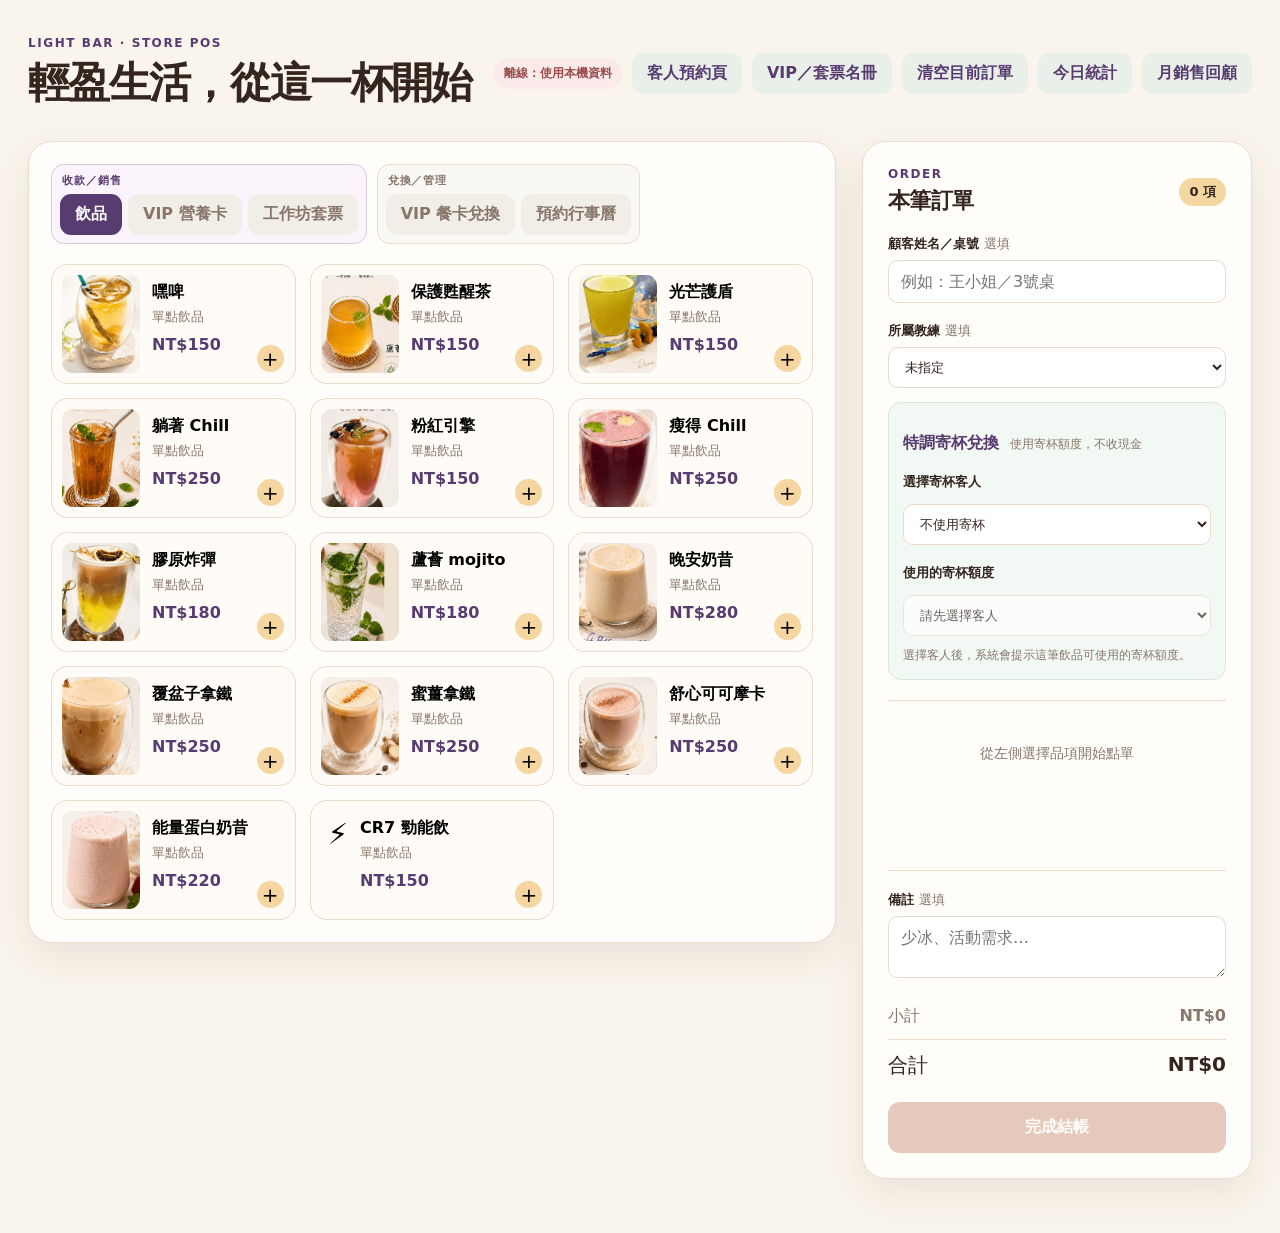
<file: index.html>
<!doctype html>
<html lang="zh-Hant">
  <head>
    <meta charset="UTF-8" />
    <meta name="viewport" content="width=device-width, initial-scale=1.0" />
    <title>店內 POS</title>
    <link rel="stylesheet" href="styles.css?v=20260910-2" />
  </head>
  <body>
    <main class="app-shell">
      <header>
        <div>
          <p class="eyebrow">LIGHT BAR · STORE POS</p>
          <h1>輕盈生活，從這一杯開始</h1>
        </div>
        <div class="header-actions">
          <span id="syncStatus" class="sync-status" aria-live="polite">雲端同步準備中</span>
          <a class="secondary customer-booking-link" href="booking.html" target="_blank" rel="noopener">客人預約頁</a>
          <button id="showMemberships" class="secondary">VIP／套票名冊</button>
          <button id="newOrder" class="secondary">清空目前訂單</button>
          <button id="showReports" class="secondary">今日統計</button>
          <button id="showMonthlyReports" class="secondary">月銷售回顧</button>
        </div>
      </header>

      <section class="pos-layout" aria-label="點單系統">
        <section class="menu-panel">
          <div class="tab-groups" role="tablist">
            <section class="tab-group tab-group-sales" aria-label="收款銷售">
              <span class="tab-group-label">收款／銷售</span>
              <div><button class="tab active" data-category="drink">飲品</button><button class="tab" data-category="card">VIP 營養卡</button><button class="tab" data-category="workshop-card">工作坊套票</button></div>
            </section>
            <section class="tab-group" aria-label="兌換管理">
              <span class="tab-group-label">兌換／管理</span>
              <div><button class="tab" data-category="vip">VIP 餐卡兌換</button><button class="tab" data-category="calendar">預約行事曆</button></div>
            </section>
          </div>
          <div id="menuGrid" class="menu-grid"></div>
        </section>

        <aside class="cart-panel">
          <div class="order-heading">
            <div>
              <p class="eyebrow">ORDER</p>
              <h2>本筆訂單</h2>
            </div>
            <span id="itemCount" class="pill">0 項</span>
          </div>

          <div id="customerField">
            <label class="field-label" for="customerName">顧客姓名／桌號 <span>選填</span></label>
            <input id="customerName" type="text" placeholder="例如：王小姐／3號桌" />
            <label class="field-label" for="saleCoach">所屬教練 <span>選填</span></label>
            <select id="saleCoach">
              <option value="">未指定</option><option>寶莛</option><option>晏玲</option><option>婉馨</option><option>寶筠</option><option>秀瓊</option><option>潔蘭</option><option>宥靜</option><option>素慈／光輝</option>
            </select>
          </div>
          <section id="drinkCreditFields" class="drink-credit-fields hidden" aria-label="特調寄杯兌換">
            <p class="vip-title">特調寄杯兌換 <span>使用寄杯額度，不收現金</span></p>
            <label class="field-label" for="drinkCreditCustomer">選擇寄杯客人</label>
            <select id="drinkCreditCustomer"><option value="">不使用寄杯</option></select>
            <label class="field-label" for="drinkCreditMembership">使用的寄杯額度</label>
            <select id="drinkCreditMembership" disabled><option value="">請先選擇客人</option></select>
            <p id="drinkCreditInfo" class="drink-credit-info">選擇客人後，系統會提示這筆飲品可使用的寄杯額度。</p>
          </section>
          <section id="vipFields" class="vip-fields hidden" aria-label="VIP 餐卡兌換資料">
            <p class="vip-title">VIP 餐卡兌換 <span>本筆不計入營收</span></p>
            <label class="field-label" for="vipMemberPicker">選擇 VIP 會員</label>
            <select id="vipMemberPicker"><option value="">請選擇會員</option></select>
            <label class="field-label" for="vipMembership">使用中的 VIP 卡 <span>輸入會員姓名後可選</span></label>
            <select id="vipMembership"><option value="">手動登記卡別</option></select>
            <p id="vipCoachInfo" class="vip-tea-info hidden"></p>
            <p id="vipTeaInfo" class="vip-tea-info hidden"></p>
            <label class="field-label" for="vipCardType">VIP 餐卡</label>
            <select id="vipCardType"><option value="5">5 格卡</option><option value="15">15 格卡</option></select>
            <label class="field-label">本次使用第幾格</label>
            <div id="gridNumber" class="grid-number"></div>
            <label class="field-label">能量蛋白飲口味 <span>可複選</span></label>
            <div class="choice-grid" data-vip-choice="flavor">
              <button type="button">草莓</button><button type="button">香草</button><button type="button">拿鐵</button><button type="button">巧克力</button><button type="button">巧餅</button><button type="button">芒果</button><button type="button">薄荷巧克力</button><button type="button">豌豆（純素）</button>
            </div>
            <label class="field-label">加強選項 <span>可複選</span></label>
            <div class="choice-grid" data-vip-choice="boost">
              <button type="button">優蛋</button><button type="button">特優</button><button type="button">Beta 葡聚糖</button><button type="button">五倍纖維</button>
            </div>
          </section>

          <div id="bookingFields" class="booking-fields hidden">
            <label class="field-label" for="bookingDate">活動日期</label>
            <input id="bookingDate" type="date" />
            <label class="field-label" for="bookingContact">聯絡方式</label>
            <input id="bookingContact" type="text" placeholder="電話或 LINE" />
          </div>
          <section id="workshopBookingFields" class="booking-fields hidden" aria-label="工作坊預約">
            <p class="vip-title">工作坊預約 <span>使用套票扣 1 次</span></p>
            <label class="field-label" for="workshopMemberPicker">選擇持票會員</label>
            <select id="workshopMemberPicker"><option value="">請選擇會員</option></select>
            <label class="field-label" for="workshopMembership">使用工作坊套票</label>
            <select id="workshopMembership"><option value="">請先選擇會員</option></select>
            <p id="workshopSelected" class="vip-tea-info">請從左側選擇欲預約的課程</p>
          </section>

          <div id="cartItems" class="cart-items"><p class="empty-cart">從左側選擇品項開始點單</p></div>
          <div class="order-note">
            <label class="field-label" for="orderNote">備註 <span>選填</span></label>
            <textarea id="orderNote" rows="2" placeholder="少冰、活動需求…"></textarea>
          </div>
          <div class="totals">
            <div><span>小計</span><strong id="subtotal">NT$0</strong></div>
            <div class="total"><span>合計</span><strong id="total">NT$0</strong></div>
          </div>
          <button id="checkout" class="checkout" disabled>完成結帳</button>
        </aside>
      </section>
    </main>

    <dialog id="reportDialog">
      <div class="dialog-header"><div><p class="eyebrow">DAILY REPORT</p><h2>今日營運統計</h2></div><button class="icon-button" data-close>&times;</button></div>
      <div id="reportContent"></div>
      <div class="dialog-actions"><button id="exportData" class="secondary">匯出今日 CSV</button><button class="primary" data-close>完成</button></div>
    </dialog>

    <dialog id="monthlyReportDialog">
      <div class="dialog-header"><div><p class="eyebrow">MONTHLY REPORT</p><h2>月銷售回顧</h2></div><button class="icon-button" data-close>&times;</button></div>
      <label class="monthly-picker">選擇月份<input id="monthlyReportMonth" type="month" /></label>
      <div id="monthlyReportContent"></div>
      <div class="dialog-actions"><button class="primary" data-close>完成</button></div>
    </dialog>

    <dialog id="orderEditDialog">
      <div class="dialog-header"><div><p class="eyebrow">EDIT ORDER</p><h2>修改今日訂單</h2></div><button class="icon-button" data-close>&times;</button></div>
      <div id="orderEditContent"></div>
      <div class="dialog-actions"><button class="secondary" data-close>取消</button><button id="saveOrderEdit" class="primary">儲存修改</button></div>
    </dialog>

    <dialog id="successDialog">
      <div class="success"><div class="success-mark">✓</div><h2>已完成結帳</h2><p id="successMessage"></p><button class="primary" data-close>開始下一筆</button></div>
    </dialog>

    <dialog id="membershipDialog">
      <div class="dialog-header"><div><p class="eyebrow">MEMBERSHIP</p><h2>VIP／套票名冊</h2></div><button class="icon-button" data-close>&times;</button></div>
      <section class="membership-add">
        <strong>補登既有卡／寄杯 <small>不列入銷售額</small></strong>
        <div class="membership-add-fields"><input id="membershipCustomer" type="text" placeholder="會員姓名" /><select id="membershipKind"><option value="vip-5">VIP 5 格卡</option><option value="vip-15">VIP 15 格卡</option><option value="workshop-1">工作坊單堂票</option><option value="workshop-5">好好生活工作坊五格套票</option><option value="stored-cr7">CR7 勁能飲寄杯（$150）</option><option value="stored-180">特調飲品寄杯（$180）</option><option value="stored-250">特調飲品寄杯（$250）</option></select><input id="membershipRemaining" type="number" min="1" value="5" aria-label="剩餘格數、次數或杯數" /></div>
        <button id="addMembership" class="secondary" type="button">加入名冊</button>
      </section>
      <label class="membership-search">搜尋會員<input id="membershipSearch" type="search" placeholder="輸入姓名、卡別或預約碼" /></label>
      <label class="membership-sort">排序方式<select id="membershipSort"><option value="stroke">姓名筆畫</option><option value="newest">購買日期：新到舊</option><option value="oldest">購買日期：舊到新</option><option value="expiry">使用期限：最早到最晚</option></select></label>
      <div id="membershipContent"></div>
      <div class="dialog-actions"><button class="primary" data-close>完成</button></div>
    </dialog>
    <dialog id="bookingDialog">
      <div class="dialog-header"><div><p class="eyebrow">BOOKING MANAGER</p><h2>管理工作坊預約</h2></div><button class="icon-button" data-close>&times;</button></div>
      <div id="bookingManagerContent"></div>
      <div class="dialog-actions"><button class="primary" data-close>完成</button></div>
    </dialog>
    <dialog id="eventDialog"><div class="dialog-header"><div><p class="eyebrow">NEW WORKSHOP</p><h2>新增課程時間</h2></div><button class="icon-button" data-close>&times;</button></div><label class="field-label">課程名稱<input id="eventTitle" placeholder="例如：伸展瑜伽" /></label><div class="membership-add-fields"><label class="field-label">日期<input id="eventDate" type="date" value="2026-09-01" /></label><label class="field-label">開始時間<input id="eventStart" type="time" value="10:00" /></label><label class="field-label">結束時間<input id="eventEnd" type="time" value="11:00" /></label></div><label class="field-label">可預約名額<input id="eventCapacity" type="number" min="1" value="10" /></label><div class="dialog-actions"><button class="secondary" data-close>取消</button><button id="saveEvent" class="primary">新增到行事曆</button></div></dialog>
    <script src="app.js?v=20260910-1"></script>
  </body>
</html>
</file>
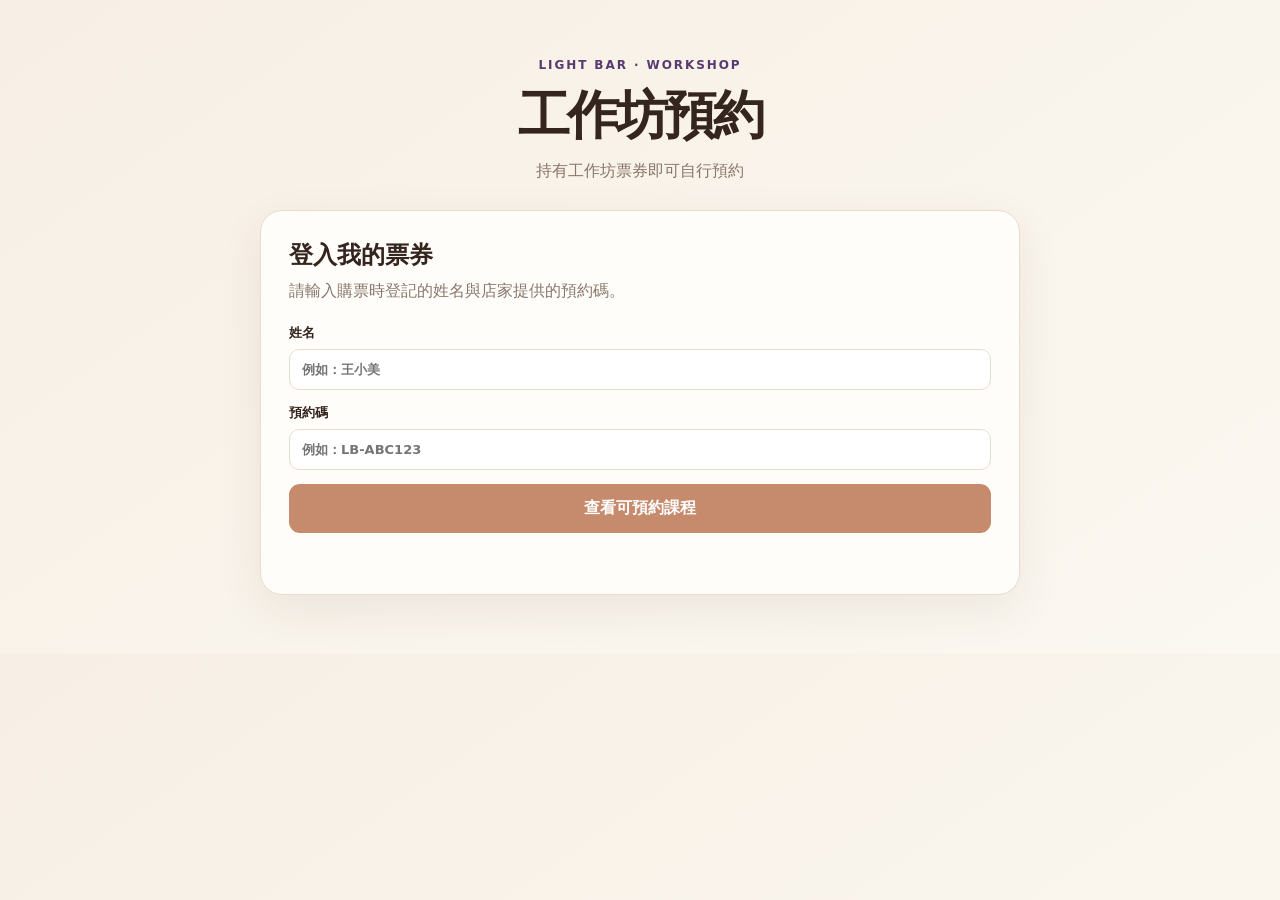
<file: booking.html>
<!doctype html>
<html lang="zh-Hant">
  <head>
    <meta charset="UTF-8" />
    <meta name="viewport" content="width=device-width, initial-scale=1.0" />
    <title>Light Bar｜工作坊預約</title>
    <link rel="stylesheet" href="booking.css" />
  </head>
  <body>
    <main class="booking-shell">
      <section class="booking-hero">
        <p>LIGHT BAR · WORKSHOP</p>
        <h1>工作坊預約</h1>
        <span>持有工作坊票券即可自行預約</span>
      </section>
      <section id="bookingLogin" class="booking-card">
        <h2>登入我的票券</h2>
        <p>請輸入購票時登記的姓名與店家提供的預約碼。</p>
        <label>姓名<input id="memberName" autocomplete="name" placeholder="例如：王小美" /></label>
        <label>預約碼<input id="memberCode" autocapitalize="characters" placeholder="例如：LB-ABC123" /></label>
        <button id="memberLogin">查看可預約課程</button>
        <p id="loginMessage" class="message"></p>
      </section>
      <section id="bookingPortal" class="booking-card hidden">
        <div class="portal-header"><div><p>我的工作坊票券</p><h2 id="memberGreeting"></h2></div><button id="memberLogout" class="text-button">登出</button></div>
        <div id="ticketInfo" class="ticket-info"></div>
        <section id="myBookings" class="my-bookings"></section>
        <div id="bookingCalendarHeading" class="calendar-heading">
          <div><p>選擇想參加的活動</p><h3>2026 年 9 月課程日曆</h3></div>
          <span>點選課程即可預約</span>
        </div>
        <div class="calendar-weekdays" aria-hidden="true"><span>日</span><span>一</span><span>二</span><span>三</span><span>四</span><span>五</span><span>六</span></div>
        <div id="eventCalendar" class="event-calendar"></div>
        <p id="portalMessage" class="message"></p>
      </section>
    </main>
    <div id="bookingNotice" class="booking-notice" role="status" aria-live="polite"></div>
    <script src="booking.js"></script>
  </body>
</html>
</file>
<file: styles.css>
:root { --ink:#34251f; --muted:#88766b; --cream:#faf5ec; --card:#fffdf9; --line:#eadbca; --green:#583b70; --lime:#f5d6a0; --orange:#c68a6d; --shadow:0 15px 40px rgba(72,47,33,.09); }
* { box-sizing:border-box; } body { margin:0; color:var(--ink); background:var(--cream); font-family:ui-rounded, "Noto Sans TC", system-ui, sans-serif; }
button,input,textarea { font:inherit; } button { cursor:pointer; border:0; } .app-shell { max-width:1320px; margin:auto; padding:36px 28px 54px; }
header,.order-heading,.dialog-header,.dialog-actions { display:flex; align-items:center; justify-content:space-between; gap:16px; } h1,h2,p { margin:0; } h1 { font-size:clamp(28px,4vw,42px); letter-spacing:-.04em; } h2 { font-size:22px; letter-spacing:-.03em; } .eyebrow { color:var(--green); font-size:12px; font-weight:800; letter-spacing:.13em; margin-bottom:5px; } .header-actions { display:flex; gap:10px; }.customer-booking-link { display:inline-block; text-decoration:none; }.sync-status { align-self:center; padding:7px 10px; color:#755761; background:#f7edf0; border-radius:99px; font-size:12px; font-weight:800; white-space:nowrap; }.sync-status[data-state="ok"] { color:#3f6c51; background:#e8f2e9; }.sync-status[data-state="busy"] { color:#795e26; background:#fff4d9; }.sync-status[data-state="error"] { color:#9a4d4d; background:#fbeaea; }
.pos-layout { display:grid; grid-template-columns:minmax(0,1fr) 390px; gap:26px; margin-top:30px; align-items:start; }.menu-panel,.cart-panel { border:1px solid var(--line); border-radius:24px; background:var(--card); box-shadow:var(--shadow); }.menu-panel { padding:22px; }.cart-panel { padding:25px; position:sticky; top:20px; }
.tab-groups { display:flex; flex-wrap:wrap; gap:10px; margin-bottom:20px; }.tab-group { min-width:0; padding:8px; border:1px solid var(--line); border-radius:13px; background:#faf8f4; }.tab-group-sales { border-color:#d8c9dd; background:#fbf4fc; }.tab-group-label { display:block; margin:0 2px 6px; color:var(--muted); font-size:11px; font-weight:900; letter-spacing:.08em; }.tab-group-sales .tab-group-label { color:var(--green); }.tab-group>div { display:flex; flex-wrap:wrap; gap:6px; }.tab,.secondary,.primary { padding:10px 15px; border-radius:11px; font-weight:700; }.tab { background:#f1eee7; color:var(--muted); }.tab.active { background:var(--green); color:#fff; }.secondary { color:var(--green); background:#e9f0e9; }.primary { background:var(--green); color:#fff; }@media(max-width:520px){.tab-groups{display:grid;grid-template-columns:1fr}.tab-group>div{display:grid;grid-template-columns:repeat(2,1fr)}.tab-group-sales>div{grid-template-columns:1fr}.tab{padding:10px 8px;font-size:13px}}
.menu-grid { display:grid; grid-template-columns:repeat(auto-fill,minmax(215px,1fr)); gap:14px; }.product { position:relative; display:flex; min-height:118px; padding:10px; gap:12px; overflow:hidden; text-align:left; border-radius:17px; background:#fffcf7; border:1px solid var(--line); transition:.15s; }.product:hover { transform:translateY(-2px); border-color:#cba36f; box-shadow:0 8px 20px rgba(111,76,43,.12); }.product-photo { display:block; width:78px; min-width:78px; height:98px; overflow:hidden; border-radius:11px; background:#efe2d2; }.product-photo img { width:100%; height:100%; object-fit:cover; transform:scale(2.7); }.product-info { display:block; padding:7px 22px 7px 0; }.product .emoji { display:block; font-size:29px; margin:6px 0 14px 7px; }.product strong { display:block; font-size:16px; }.product small { display:block; color:var(--muted); margin-top:5px; }.product b { display:block; color:var(--green); margin-top:9px; }.add { position:absolute; right:11px; bottom:11px; display:grid; place-items:center; width:27px; height:27px; border-radius:50%; background:var(--lime); font-size:20px; }.vip-bundle { grid-column:1 / -1; min-height:260px; padding:50px 9%; color:#fff; background:linear-gradient(135deg,#2e2832,#503d5c); border:2px solid #dbc5ef; border-radius:22px; box-shadow:inset 0 0 0 7px rgba(255,255,255,.03); text-align:center; }.vip-bundle span { display:block; color:#e8c4ff; font-weight:800; letter-spacing:.1em; }.vip-bundle strong { display:block; margin:15px 0 10px; color:#fff1a8; font-size:clamp(22px,3vw,34px); }.vip-bundle p { color:#eadfe9; }
.pill { background:var(--lime); padding:5px 10px; border-radius:99px; font-size:13px; font-weight:800; }.field-label { display:block; font-size:13px; font-weight:800; margin:19px 0 7px; }.field-label span { color:var(--muted); font-weight:500; } input,textarea,select { width:100%; padding:11px 12px; color:var(--ink); background:#fff; border:1px solid var(--line); border-radius:10px; outline-color:#7cac86; }.vip-toggle { width:100%; margin-top:12px; padding:10px; color:var(--green); background:#f3e7f8; border:1px solid #d8bee4; border-radius:10px; font-weight:800; }.vip-toggle.active { color:#fff; background:var(--green); }.vip-fields { padding:1px 14px 16px; margin-top:14px; background:#fbf2fb; border:1px solid #ead4ed; border-radius:12px; }.vip-title { margin-top:16px; color:var(--green); font-weight:900; }.vip-title span { margin-left:5px; color:var(--muted); font-size:12px; font-weight:500; }.vip-tea-info { margin:10px 0 -3px; padding:9px 11px; color:var(--green); background:#fff8da; border-radius:8px; font-size:13px; font-weight:800; }.vip-fields .field-label { margin-top:14px; }.grid-number,.choice-grid { display:flex; flex-wrap:wrap; gap:7px; }.grid-number button,.choice-grid button { min-width:34px; padding:7px 9px; color:var(--ink); background:#fff; border:1px solid #dfcadf; border-radius:8px; font-size:13px; font-weight:800; }.grid-number button.active,.choice-grid button.active { color:#fff; background:var(--green); border-color:var(--green); }.booking-fields { padding:1px 14px 14px; margin-top:14px; background:#f3f7ed; border-radius:12px; }.booking-fields .field-label { margin-top:13px; }.hidden { display:none; }
.cart-items { min-height:170px; max-height:290px; overflow:auto; margin-top:20px; border-top:1px solid var(--line); }.empty-cart { padding:44px 8px; text-align:center; color:var(--muted); font-size:14px; }.cart-row { display:grid; grid-template-columns:1fr auto; gap:8px; padding:15px 2px; border-bottom:1px solid var(--line); }.cart-row strong { display:block; font-size:14px; }.cart-row small { color:var(--muted); }.line-actions { display:flex; align-items:center; gap:7px; margin-top:8px; }.quantity { min-width:25px; text-align:center; font-weight:800; }.qty { width:25px; height:25px; border-radius:7px; background:#edf3eb; color:var(--green); font-weight:900; }.remove { color:#a34a40; background:transparent; font-size:13px; margin-left:4px; }.line-price { font-weight:800; color:var(--green); white-space:nowrap; }.order-note { border-top:1px solid var(--line); padding-top:1px; }.totals { margin-top:19px; }.totals div { display:flex; justify-content:space-between; color:var(--muted); padding:5px 0; }.totals .total { margin-top:7px; padding-top:12px; border-top:1px solid var(--line); color:var(--ink); font-size:20px; }.checkout { width:100%; padding:15px; margin-top:18px; background:var(--orange); color:#fff; border-radius:12px; font-weight:900; font-size:16px; }.checkout:disabled { cursor:not-allowed; opacity:.45; }
dialog { width:min(620px,calc(100% - 28px)); padding:25px; border:0; border-radius:22px; color:var(--ink); box-shadow:0 20px 70px rgba(0,0,0,.22); }dialog::backdrop { background:rgba(25,35,28,.45); }.icon-button { font-size:28px; line-height:1; color:var(--muted); background:transparent; }.report-grid { display:grid; grid-template-columns:repeat(2,1fr); gap:12px; margin:24px 0; }.metric { padding:15px; border-radius:13px; background:#f4f2eb; }.metric span { display:block; color:var(--muted); font-size:13px; }.metric strong { display:block; margin-top:6px; font-size:23px; }.report-list { margin-top:16px; }.report-row { display:flex; justify-content:space-between; padding:10px 0; border-bottom:1px solid var(--line); }.vip-report-list { padding:2px 12px; background:#fbf2fb; border-radius:12px; }.vip-report-row { display:grid; grid-template-columns:auto 1fr; column-gap:10px; padding:11px 0; border-bottom:1px solid #ead4ed; }.vip-report-row:last-child { border-bottom:0; }.vip-report-row span { color:var(--green); font-size:13px; text-align:right; }.vip-report-row small { grid-column:1 / -1; margin-top:5px; color:var(--muted); }.membership-add { margin-top:20px; padding:15px; background:#f5edf7; border:1px solid #e4d1e9; border-radius:13px; }.membership-add-fields { display:grid; grid-template-columns:1.3fr 1.2fr .55fr; gap:8px; margin:10px 0; }.membership-list { margin-top:20px; }.membership-row { display:flex; justify-content:space-between; align-items:center; gap:14px; padding:14px 0; border-bottom:1px solid var(--line); }.membership-row strong,.membership-row small { display:block; }.membership-row small { margin-top:4px; color:var(--muted); }.membership-row b { padding:8px 10px; color:var(--green); background:#f3e7f8; border-radius:9px; white-space:nowrap; }.booking-manager-row { display:grid; grid-template-columns:1fr; gap:9px; padding:14px 0; border-bottom:1px solid var(--line); }.booking-manager-row strong,.booking-manager-row small { display:block; }.booking-manager-row small { margin-top:4px; color:var(--muted); }.booking-manager-actions { display:flex; gap:8px; }.danger { padding:10px 15px; color:#9f4545; background:#f9e4e4; border-radius:11px; font-weight:800; }.grid-number button.used { color:#9b8a9e; background:#eee8eb; border-color:#e2d9de; text-decoration:line-through; }.success { text-align:center; padding:14px 10px 5px; }.success-mark { display:grid; place-items:center; width:55px; height:55px; margin:0 auto 14px; border-radius:50%; background:var(--lime); color:var(--green); font-size:30px; font-weight:900; }.success p { color:var(--muted); margin:9px 0 22px; }
.workshop-event { min-height:132px; padding:16px; text-align:left; color:var(--ink); background:#fffcf7; border:1px solid var(--line); border-radius:16px; }.workshop-event:hover,.workshop-event.selected { border-color:#7d5d92; background:#f8effa; }.workshop-event:disabled { cursor:not-allowed; opacity:.5; }.workshop-event span,.workshop-event strong,.workshop-event small,.workshop-event b { display:block; }.workshop-event span { color:var(--green); font-size:12px; font-weight:800; }.workshop-event strong { margin-top:8px; font-size:17px; }.workshop-event small { margin-top:4px; color:var(--muted); }.workshop-event b { margin-top:10px; color:#a65f43; font-size:13px; }
.calendar-event { min-height:145px; padding:16px; background:#fffcf7; border:1px solid var(--line); border-radius:16px; }.calendar-event span,.calendar-event strong,.calendar-event b { display:block; }.calendar-event span { color:var(--green); font-size:12px; font-weight:800; }.calendar-event strong { margin:8px 0; font-size:17px; }.calendar-event b { color:#a65f43; font-size:13px; }.calendar-event p { margin:10px 0 0; color:var(--muted); font-size:14px; line-height:1.5; }
.calendar-month { grid-column:1 / -1; min-width:0; }.calendar-title { margin:2px 0 14px; color:var(--green); font-size:20px; font-weight:900; }.calendar-week,.calendar-board { display:grid; grid-template-columns:repeat(7,minmax(0,1fr)); }.calendar-week span { padding:9px 2px; color:var(--muted); text-align:center; font-size:13px; font-weight:800; }.calendar-board { border-top:1px solid var(--line); border-left:1px solid var(--line); overflow:hidden; }.calendar-day { min-width:0; min-height:148px; padding:6px; background:#fffdfa; border-right:1px solid var(--line); border-bottom:1px solid var(--line); }.calendar-day.blank { background:#f8f4ed; }.calendar-date { display:block; margin-bottom:5px; color:var(--green); font-size:14px; }.calendar-day .calendar-event { width:100%; min-width:0; min-height:0; margin:4px 0; padding:6px; color:var(--ink); text-align:left; border-radius:8px; background:#f7edf9; border:1px solid #e3cfe9; }.calendar-day .calendar-event:hover,.calendar-day .calendar-event.selected { background:#ead7ef; border-color:#8b669d; }.calendar-day .calendar-event:disabled { cursor:not-allowed; opacity:.55; }.calendar-day .calendar-event b { overflow:hidden; color:var(--ink); font-size:11px; letter-spacing:-.06em; white-space:nowrap; }.calendar-day .calendar-event small { display:block; margin-top:4px; color:var(--muted); font-size:10px; line-height:1.3; }.guest-list { margin:4px 0 0; font-size:10px; line-height:1.3; }.guest-list.booked { color:#b44545; font-weight:800; }.guest-list.empty { color:var(--muted); }
@media (max-width:850px) { .pos-layout { grid-template-columns:1fr; }.cart-panel { position:static; }.cart-items { max-height:none; } } @media (max-width:520px) { .app-shell { padding:24px 15px; } header { align-items:flex-start; flex-direction:column; }.menu-panel,.cart-panel { border-radius:18px; padding:17px; }.menu-grid { grid-template-columns:repeat(2,1fr); gap:9px; }.product { min-height:125px; padding:14px; }.report-grid { grid-template-columns:1fr; } }
.membership-search{display:block;margin:17px 0 0;color:var(--green);font-size:13px;font-weight:800}.membership-search input{margin-top:7px}.membership-group{margin-top:16px;padding:0 14px 4px;border:1px solid #eadfec;border-radius:14px;background:#fffafd}.membership-group-header{display:flex;align-items:center;justify-content:space-between;gap:12px;padding:13px 0 9px;color:var(--green)}.membership-group-header span{color:var(--muted);font-size:12px;font-weight:700}.membership-row{align-items:center;padding:12px 0}.membership-card-title{min-width:0}.membership-card-title strong{margin-top:5px}.membership-kind{display:inline-block;padding:3px 7px;color:var(--green);background:#f1e5f4;border-radius:99px;font-size:11px;font-weight:900}.membership-balance{display:flex;align-items:end;gap:6px}.membership-balance label{color:var(--muted);font-size:11px;font-weight:800}.membership-balance input{width:56px;margin-top:3px;padding:7px;text-align:center}.membership-balance>span{padding-bottom:8px;color:var(--muted);font-size:12px;white-space:nowrap}.membership-save{padding:8px 10px;font-size:12px}.membership-group .membership-row:last-child{border-bottom:0}@media(max-width:520px){.membership-group{padding:0 10px}.membership-row{align-items:flex-start;flex-direction:column}.membership-balance{width:100%;align-items:end}.membership-save{margin-left:auto}}
.membership-sort{display:block;margin-top:12px;color:var(--green);font-size:13px;font-weight:800}.membership-sort select{margin-top:7px}
.membership-section{margin-top:20px}.membership-section-heading{display:flex;align-items:center;justify-content:space-between;gap:12px;padding:0 3px}.membership-section-heading strong,.membership-section-heading small{display:block}.membership-section-heading small{margin-top:3px;color:var(--muted);font-size:12px}.membership-section-heading b,.membership-archive b{padding:5px 8px;color:var(--green);background:#e7f1e8;border-radius:99px;font-size:12px}.membership-archive{margin-top:20px;border-top:1px solid var(--line)}.membership-archive summary{display:flex;align-items:center;gap:9px;padding:17px 3px;cursor:pointer;color:var(--muted);font-weight:800}.membership-archive summary::marker{color:var(--green)}.membership-archive summary small{margin-left:auto;font-size:12px;font-weight:600}.membership-archive[open] summary{color:var(--green)}.membership-archive .membership-group{background:#faf8f5}.membership-archive .membership-kind{color:#796d75;background:#eee9ec}.membership-archive .membership-balance input{background:#f8f6f3}
.membership-expired{display:inline-block;margin-left:5px;padding:3px 7px;color:#9a4d4d;background:#f9e3e3;border-radius:99px;font-size:11px;font-weight:900}
.membership-delete{padding:8px 10px;font-size:12px}
.membership-balance strong{color:var(--green);font-size:13px;white-space:nowrap}
@media(max-width:520px){.membership-balance{flex-wrap:wrap}}
.drink-credit-fields{margin:14px 0;padding:14px;border:1px solid #d7e8dc;border-radius:13px;background:#f2f8f3}.drink-credit-fields select{margin-top:6px}.drink-credit-info{margin:10px 0 0;color:var(--muted);font-size:12px;line-height:1.55}.drink-credit-fields .field-label+.field-label{display:block;margin-top:10px}
.cart-drink-mode{display:block;margin-top:9px;color:var(--muted);font-size:11px;font-weight:800}.cart-drink-mode select{margin-top:4px;padding:7px 8px;font-size:12px}
.calendar-day .calendar-event b{color:var(--ink);font-size:10px;letter-spacing:-.04em;line-height:1.3;white-space:normal;overflow-wrap:anywhere}
.calendar-manager-hint{margin:18px 0 0;padding:12px;color:var(--muted);background:#f8f4ed;border-radius:10px;font-size:13px}.calendar-manager{margin-top:18px;padding:17px;border:1px solid #e0cce6;border-radius:15px;background:#fcf7fd}.calendar-manager h3{font-size:16px}.calendar-manager .booking-manager-list{margin-top:10px}.calendar-manager .booking-manager-row{grid-template-columns:1fr;gap:8px}
.calendar-add-booking{margin-top:14px;padding:13px;border-radius:11px;background:#f0e6f3}.calendar-add-booking>strong{display:block;color:var(--green);font-size:14px}.calendar-add-booking>div{display:flex;gap:8px;margin-top:9px}.calendar-add-booking select{margin:0}.calendar-add-booking .primary{white-space:nowrap}.calendar-add-booking small{display:block;margin-top:7px;color:var(--muted);font-size:12px}
.calendar-side-guide{margin:18px 0;padding:16px;color:var(--green);background:#f4edf6;border:1px solid #e1cde6;border-radius:13px}.calendar-side-guide strong{font-size:16px}.calendar-side-guide p{margin:8px 0 0;color:var(--muted);font-size:13px;line-height:1.6}
.workshop-event.past,.calendar-day .calendar-event.past{background:#efeeeb;border-color:#d7d5d0;color:#8e8a83}.workshop-event.past span,.calendar-day .calendar-event.past b,.calendar-day .calendar-event.past small,.calendar-day .calendar-event.past .guest-list{color:#8e8a83}.calendar-day .calendar-event.past:hover{background:#e7e5e1;border-color:#c7c4be}
.monthly-picker{display:block;margin:12px 0 2px;font-size:13px;font-weight:800}.monthly-picker input{display:block;width:100%;margin-top:6px}.monthly-report-note{margin:15px 0 0;color:var(--muted);font-size:13px}.monthly-day-row span strong,.monthly-day-row span small{display:block}.monthly-day-row span small{margin-top:4px;color:var(--muted)}.monthly-order-list{display:grid;gap:10px;margin-top:12px}.monthly-order-entry{padding:13px;border:1px solid #e4d7e8;border-radius:13px;background:#fcf9fc}.monthly-order-head,.monthly-order-items>div{display:flex;align-items:center;justify-content:space-between;gap:12px}.monthly-order-head>div strong,.monthly-order-head>div small{display:block}.monthly-order-head>div small{margin-top:4px;color:var(--muted);font-size:12px}.monthly-order-head>b{color:var(--green);white-space:nowrap}.monthly-order-items{margin:10px 0;border-top:1px solid var(--line);padding-top:7px}.monthly-order-items>div{padding:4px 0;font-size:13px}.monthly-order-items>div strong{white-space:nowrap}.monthly-order-entry .danger{width:100%;margin-top:9px;padding:8px 10px;font-size:12px}
.order-edit-meta,.order-edit-meta>label{display:grid;grid-template-columns:1fr 1fr;gap:10px}.order-edit-meta{margin:6px 0 12px}.order-edit-meta>label{grid-template-columns:1fr;font-size:13px;font-weight:800}.order-edit-products,.order-edit-vip{margin:16px 0;padding:13px;background:#f7f2f8;border:1px solid #e4d7e8;border-radius:12px}.order-edit-products>strong,.order-edit-vip>strong{display:block}.order-edit-products>small{display:block;margin:5px 0 10px;color:var(--muted)}.order-edit-item{display:grid;grid-template-columns:1fr 58px 72px;gap:7px;margin-top:8px}.order-edit-vip>div{display:grid;grid-template-columns:1fr 1fr;gap:8px}.order-edit-vip label{display:block;margin-top:9px;font-size:13px;font-weight:800}.order-edit-vip input,.order-edit-vip select{margin-top:4px}.order-edit-list button{padding:7px 10px;font-size:12px}.order-edit-actions{display:flex;gap:6px;align-items:center}@media(max-width:520px){.order-edit-meta{grid-template-columns:1fr}.order-edit-item{grid-template-columns:1fr 55px 65px}.report-row{gap:8px}.order-edit-actions{flex-direction:column;align-items:stretch}.order-edit-actions button{width:100%}}.monthly-order-day{border:1px solid #e3d9e6;border-radius:11px;background:#fff;overflow:hidden}.monthly-order-day summary{display:flex;align-items:center;justify-content:space-between;gap:9px;padding:10px 11px;cursor:pointer;list-style:none}.monthly-order-day summary::-webkit-details-marker{display:none}.monthly-order-day summary::before{content:'＋';font-weight:900;color:var(--green)}.monthly-order-day[open] summary::before{content:'−'}.monthly-order-day summary span{margin-right:auto}.monthly-order-day summary strong,.monthly-order-day summary small{display:block}.monthly-order-day summary small{margin-top:2px;color:var(--muted);font-size:11px}.monthly-order-day summary>b{color:var(--green);white-space:nowrap;font-size:14px}.monthly-order-day-content{display:grid;gap:0;padding:0 11px 3px;border-top:1px solid #eee7ef}.monthly-order-entry{display:grid;grid-template-columns:1fr auto;column-gap:9px;padding:8px 0;border:0;border-bottom:1px solid #f0eaef;border-radius:0;background:transparent}.monthly-order-entry:last-child{border-bottom:0}.monthly-order-head{grid-column:1;grid-row:1}.monthly-order-head>div small{font-size:11px}.monthly-order-head>b{font-size:13px}.monthly-order-items{grid-column:1;grid-row:2;margin:4px 0 0;padding-top:4px}.monthly-order-items>div{padding:2px 0;font-size:12px}.monthly-order-entry .danger{grid-column:2;grid-row:1 / 3;width:auto;margin:0;padding:6px 8px;font-size:11px;align-self:center}
</file>
<file: booking.css>
:root { --ink:#34251f; --muted:#88766b; --cream:#faf5ec; --card:#fffdf9; --line:#eadbca; --green:#583b70; --orange:#c68a6d; }
*{box-sizing:border-box}
body{margin:0;color:var(--ink);background:linear-gradient(145deg,#f7efe5,#fbf8f1);font-family:ui-rounded,"Noto Sans TC",system-ui,sans-serif}
.booking-notice{position:fixed;z-index:10;top:28px;left:50%;max-width:calc(100% - 32px);padding:15px 22px;color:#fff;background:#3f7652;border-radius:14px;box-shadow:0 13px 34px rgba(38,82,51,.28);font-weight:900;opacity:0;pointer-events:none;transform:translate(-50%,-18px);transition:opacity .2s,transform .2s}.booking-notice.show{opacity:1;transform:translate(-50%,0)}
.booking-shell{width:min(760px,calc(100% - 32px));margin:0 auto;padding:58px 0}
.booking-hero{text-align:center;margin-bottom:28px}.booking-hero p{margin:0 0 9px;color:var(--green);font-size:12px;font-weight:900;letter-spacing:.16em}.booking-hero h1{margin:0;font-size:clamp(34px,7vw,52px);letter-spacing:-.06em}.booking-hero span{display:block;margin-top:10px;color:var(--muted)}
.booking-card{padding:28px;border:1px solid var(--line);border-radius:22px;background:var(--card);box-shadow:0 15px 45px rgba(72,47,33,.08)}.booking-card h2,.booking-card h3{margin:0}.booking-card>p{margin:10px 0 22px;color:var(--muted)}
label{display:block;margin:14px 0;font-size:13px;font-weight:800}input,select,button{font:inherit}input,select{display:block;width:100%;margin-top:7px;padding:12px;color:var(--ink);background:#fff;border:1px solid var(--line);border-radius:10px;outline-color:var(--green)}button{cursor:pointer;border:0}
#memberLogin{width:100%;padding:14px;color:#fff;background:var(--orange);border-radius:11px;font-weight:900}.message{min-height:1.4em;margin:15px 0 0!important;color:#a34a40!important;font-size:13px}.hidden{display:none}
.portal-header{display:flex;align-items:start;justify-content:space-between;gap:15px}.portal-header p{margin:0 0 4px;color:var(--green);font-size:12px;font-weight:900;letter-spacing:.1em}.text-button{padding:8px;color:var(--green);background:#f0e6f3;border-radius:8px;font-weight:800}
.ticket-info{display:grid;grid-template-columns:repeat(2,1fr);gap:10px;margin:22px 0}.ticket-info div{padding:14px;border-radius:12px;background:#f5eef6}.ticket-info span,.ticket-info strong{display:block}.ticket-info span{color:var(--muted);font-size:12px}.ticket-info strong{margin-top:5px;color:var(--green)}
.ticket-info .expiry-info{grid-column:1 / -1;background:#fff6dc}.expiry-info strong{color:#87601d}
.my-bookings{margin:22px 0;padding:16px;border:1px solid #e5d3ea;border-radius:15px;background:#fbf4fc}.my-bookings-heading{display:flex;align-items:end;justify-content:space-between;gap:12px}.my-bookings-heading p{margin:0 0 4px;color:var(--green);font-size:12px;font-weight:900;letter-spacing:.08em}.my-bookings-heading h3{font-size:18px}.my-bookings-heading>span{color:var(--muted);font-size:11px;text-align:right}.my-booking-list{display:grid;gap:9px;margin-top:13px}.my-booking{display:flex;align-items:center;justify-content:space-between;gap:12px;padding:12px;border-radius:10px;background:#fff}.my-booking strong,.my-booking small{display:block}.my-booking small{margin-top:4px;color:var(--muted);font-size:12px}.booking-change{display:flex;align-items:center;gap:7px}.booking-change select{width:190px;margin:0;padding:8px;font-size:12px}.change-button{padding:9px 10px;color:#fff;background:var(--green);border-radius:8px;font-size:12px;font-weight:900;white-space:nowrap}.change-button:disabled,.booking-change select:disabled{cursor:not-allowed;opacity:.5}
.start-booking{display:flex;align-items:center;justify-content:space-between;width:100%;padding:14px 16px;margin-bottom:18px;color:#fff;background:var(--orange);border-radius:12px;font-weight:900;box-shadow:0 7px 16px rgba(175,111,78,.22)}.start-booking span{padding:4px 7px;background:rgba(255,255,255,.2);border-radius:99px;font-size:11px}
.calendar-heading{display:flex;align-items:end;justify-content:space-between;gap:12px;margin:28px 0 13px}.calendar-heading p{margin:0 0 4px;color:var(--green);font-size:12px;font-weight:900;letter-spacing:.08em}.calendar-heading h3{font-size:20px}.calendar-heading>span{color:var(--muted);font-size:12px}.calendar-weekdays,.event-calendar{display:grid;grid-template-columns:repeat(7,minmax(0,1fr))}.calendar-weekdays{margin-bottom:6px;color:var(--muted);font-size:12px;font-weight:900;text-align:center}
.event-calendar{overflow:hidden;border:1px solid var(--line);border-radius:14px;background:var(--line);gap:1px}.calendar-day{min-width:0;min-height:126px;padding:7px;background:#fffdf9}.calendar-day time{display:block;margin-bottom:5px;color:var(--muted);font-size:12px;font-weight:800}.calendar-day.is-empty{background:#faf7f2}.day-events{display:grid;min-width:0;gap:4px}
.calendar-event{width:100%;min-width:0;padding:5px 4px;border-radius:7px;background:#eee3f1;color:var(--green);text-align:left;line-height:1.2;transition:transform .15s,background .15s}.calendar-event:not(:disabled):hover{background:#dfc6e5;transform:translateY(-1px)}.calendar-event .event-time{display:block;font-size:10px;font-weight:900}.calendar-event .event-title{display:block;overflow-wrap:anywhere;font-size:11px;font-weight:900;white-space:normal}.calendar-event small{display:block;margin-top:2px;color:#916142;font-size:9px;font-weight:800}.calendar-event.is-booked{background:#f8dbd7;color:#9a332d}.calendar-event.is-disabled{cursor:not-allowed;opacity:.58}
@media(max-width:640px){.booking-shell{width:min(100% - 20px,760px);padding:26px 0}.booking-card{padding:16px}.calendar-heading{align-items:start;flex-direction:column;margin-top:24px;gap:5px}.calendar-weekdays{font-size:10px}.calendar-day{min-width:0;min-height:132px;padding:3px}.calendar-day time{margin-bottom:3px;font-size:10px}.day-events{min-width:0;gap:3px}.calendar-event{min-width:0;max-width:100%;padding:4px 2px;overflow:visible}.calendar-event .event-time{font-size:8px}.calendar-event .event-title{display:-webkit-box;overflow:hidden;font-size:8px;line-height:1.18;-webkit-box-orient:vertical;-webkit-line-clamp:4;word-break:break-all}.calendar-event small{display:none}.ticket-info{grid-template-columns:1fr}.my-bookings-heading,.my-booking{align-items:start;flex-direction:column}.my-bookings-heading>span{text-align:left}.booking-change{width:100%;flex-direction:column;align-items:stretch}.booking-change select,.change-button{width:100%}}
.calendar-event.is-past{background:#ecebe8;color:#8a8781}.calendar-event.is-past small{color:#8a8781}
</file>
